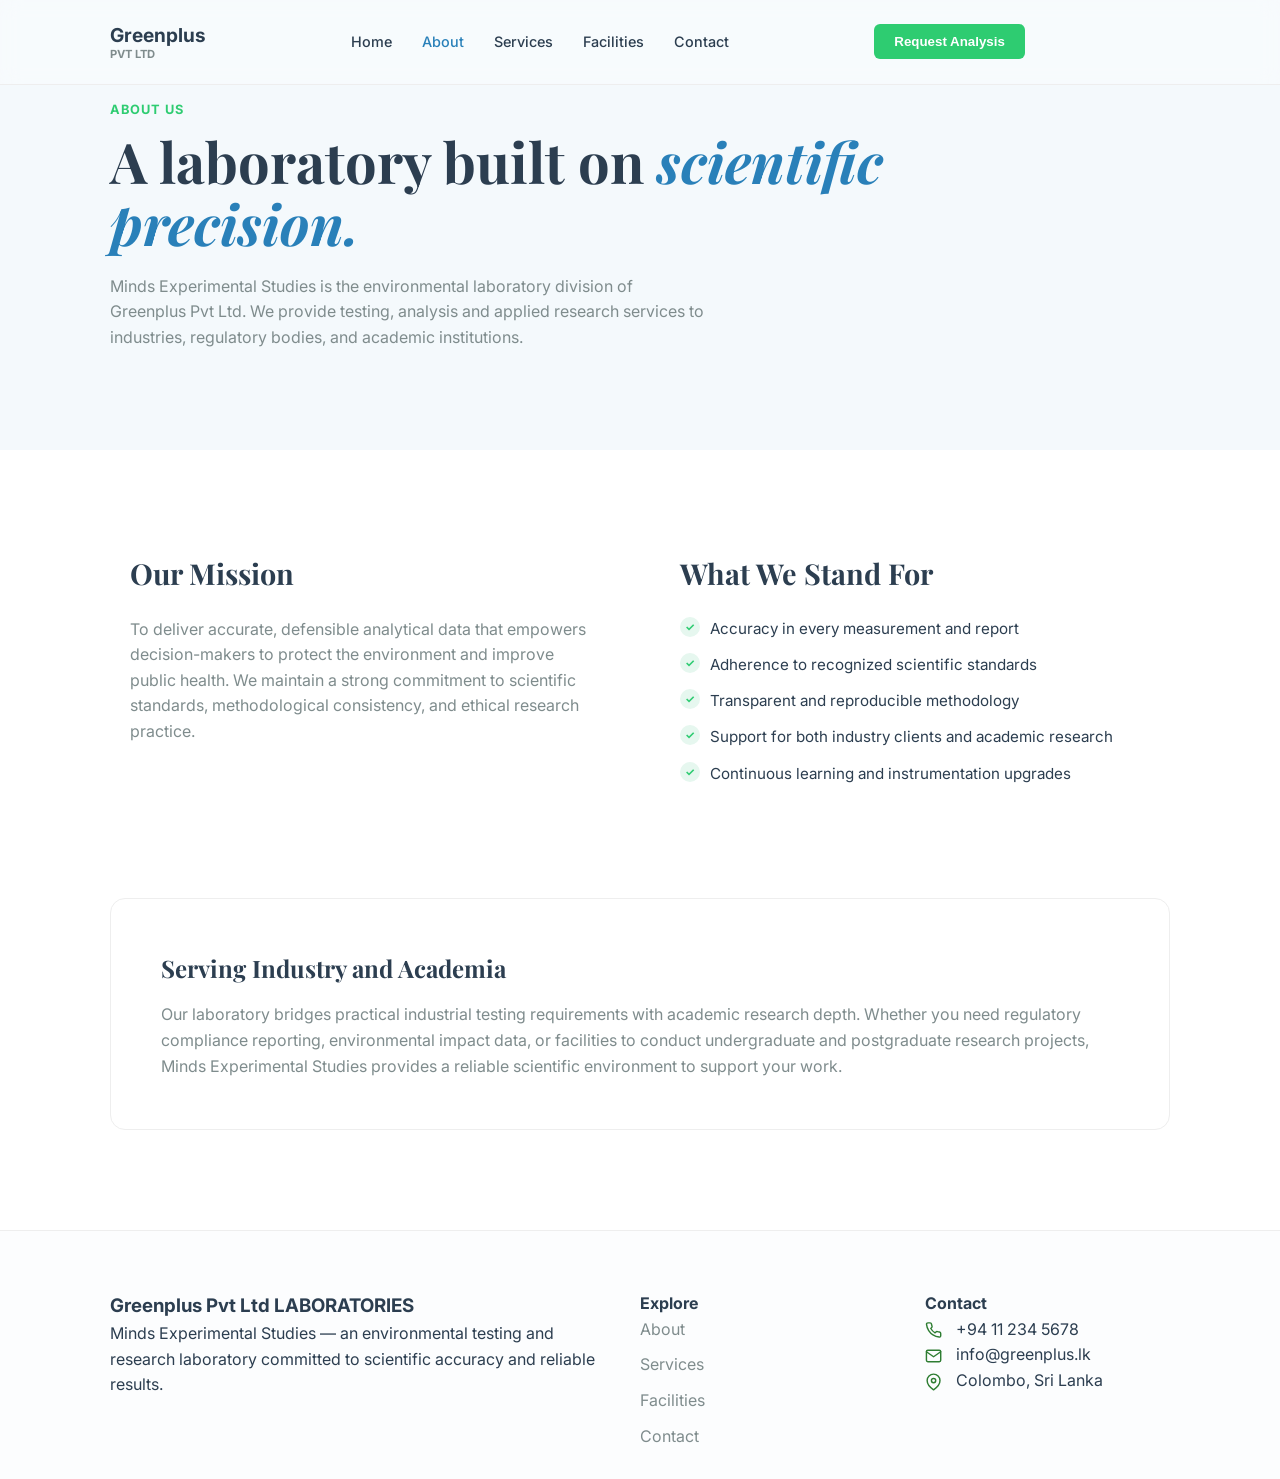
<file: about.html>
<!DOCTYPE html>
<html lang="en">
<head>
    <meta charset="UTF-8">
    <meta name="viewport" content="width=device-width, initial-scale=1.0">
    <title>About Us | Minds Experimental Studies</title>
    <link rel="stylesheet" href="style.css">
    <link href="https://fonts.googleapis.com/css2?family=Playfair+Display:ital,wght@0,700;1,700&family=Inter:wght@400;500;600&display=swap" rel="stylesheet">
    <style>
        /* Specific styles for the About page layout */
        .about-hero {
            background-color: #f4f9fc;
            padding: 100px 20px;
            text-align: left;
        }

        .about-hero h1 {
            font-family: var(--font-serif);
            font-size: 3.5rem;
            max-width: 800px;
            line-height: 1.1;
        }

        .about-hero h1 i { color: #2980b9; }

        .mission-vision {
            display: grid;
            grid-template-columns: 1fr 1fr;
            gap: 80px;
            padding: 100px 20px;
        }

        .mission-vision h2 {
            font-family: var(--font-serif);
            margin-bottom: 20px;
            font-size: 1.8rem;
        }

        .checklist {
            list-style: none;
        }

        .checklist li {
            margin-bottom: 12px;
            display: flex;
            align-items: flex-start;
            gap: 10px;
            font-size: 0.95rem;
        }

        .checklist li::before {
            content: '✓';
            display: inline-block;
            width: 20px;
            height: 20px;
            background: #e6f7ef;
            color: var(--primary-green);
            border-radius: 50%;
            text-align: center;
            line-height: 20px;
            font-size: 0.7rem;
            font-weight: bold;
            flex-shrink: 0;
        }

        .cta-box {
            background: #fff;
            border: 1px solid #eee;
            border-radius: 15px;
            padding: 50px;
            margin-bottom: 100px;
            text-align: left;
        }

        .cta-box h2 {
            font-family: var(--font-serif);
            margin-bottom: 15px;
        }

        @media (max-width: 768px) {
            .mission-vision { grid-template-columns: 1fr; gap: 40px; }
            .about-hero h1 { font-size: 2.5rem; }
            .cta-box { padding: 30px; }
        }
    </style>
</head>
<body>

    <nav class="navbar">
        <div class="container nav-content">
            <div class="logo">Greenplus <span>PVT LTD</span></div>
            <ul class="nav-links">
                <li><a href="index.html">Home</a></li>
                <li><a href="about.html" class="active">About</a></li>
                <li><a href="services.html">Services</a></li>
                <li><a href="facilities.html">Facilities</a></li>
                <li><a href="contact.html">Contact</a></li>
            </ul>
            <button class="btn btn-primary">Request Analysis</button>
            <div class="menu-toggle" id="mobile-menu">
                <span></span><span></span><span></span>
            </div>
        </div>
    </nav>
    
    <section class="about-hero">
        <div class="container">
            <span class="section-label">ABOUT US</span>
            <h1>A laboratory built on <i>scientific precision.</i></h1>
            <p style="max-width: 600px; margin-top: 20px; color: var(--text-light);">
                Minds Experimental Studies is the environmental laboratory division of Greenplus Pvt Ltd. 
                We provide testing, analysis and applied research services to industries, regulatory bodies, 
                and academic institutions.
            </p>
        </div>
    </section>

    <div class="container">
        <section class="mission-vision">
            <div class="mission">
                <h2>Our Mission</h2>
                <p style="color: var(--text-light);">To deliver accurate, defensible analytical data that empowers decision-makers to protect the environment and improve public health. We maintain a strong commitment to scientific standards, methodological consistency, and ethical research practice.</p>
            </div>
            <div class="values">
                <h2>What We Stand For</h2>
                <ul class="checklist">
                    <li>Accuracy in every measurement and report</li>
                    <li>Adherence to recognized scientific standards</li>
                    <li>Transparent and reproducible methodology</li>
                    <li>Support for both industry clients and academic research</li>
                    <li>Continuous learning and instrumentation upgrades</li>
                </ul>
            </div>
        </section>

        <section class="cta-box">
            <h2>Serving Industry and Academia</h2>
            <p style="color: var(--text-light);">Our laboratory bridges practical industrial testing requirements with academic research depth. Whether you need regulatory compliance reporting, environmental impact data, or facilities to conduct undergraduate and postgraduate research projects, Minds Experimental Studies provides a reliable scientific environment to support your work.</p>
        </section>
    </div>

    <footer class="footer">
        <div class="container footer-grid">
            <div class="footer-brand">
                <h3>Greenplus Pvt Ltd <span>LABORATORIES</span></h3>
                <p>Minds Experimental Studies — an environmental testing and research laboratory committed to scientific accuracy and reliable results.</p>
            </div>
            <div class="footer-links">
                <h4>Explore</h4>
                <a href="#">About</a>
                <a href="#">Services</a>
                <a href="#">Facilities</a>
                <a href="#">Contact</a>
            </div>
            <div class="footer-contact">
                <h4>Contact</h4>
                <p><svg xmlns="http://www.w3.org/2000/svg" width="24" height="24" viewBox="0 0 24 24" fill="none" stroke="#2e7d32" stroke-width="2" stroke-linecap="round" stroke-linejoin="round"><path d="M22 16.92v3a2 2 0 0 1-2.18 2 19.79 19.79 0 0 1-8.63-3.07 19.5 19.5 0 0 1-6-6 19.79 19.79 0 0 1-3.07-8.67A2 2 0 0 1 4.11 2h3a2 2 0 0 1 2 1.72 12.84 12.84 0 0 0 .7 2.81 2 2 0 0 1-.45 2.11L8.09 9.91a16 16 0 0 0 6 6l1.27-1.27a2 2 0 0 1 2.11-.45 12.84 12.84 0 0 0 2.81.7A2 2 0 0 1 22 16.92z"></path></svg> +94 11 234 5678</p>
                <p><svg xmlns="http://www.w3.org/2000/svg" width="24" height="24" viewBox="0 0 24 24" fill="none" stroke="#2e7d32" stroke-width="2" stroke-linecap="round" stroke-linejoin="round"><path d="M4 4h16c1.1 0 2 .9 2 2v12c0 1.1-.9 2-2 2H4c-1.1 0-2-.9-2-2V6c0-1.1.9-2 2-2z"></path><polyline points="22,6 12,13 2,6"></polyline></svg> info@greenplus.lk</p>
                <p><svg xmlns="http://www.w3.org/2000/svg" width="24" height="24" viewBox="0 0 24 24" fill="none" stroke="#2e7d32" stroke-width="2" stroke-linecap="round" stroke-linejoin="round"><path d="M21 10c0 7-9 13-9 13s-9-6-9-13a9 9 0 0 1 18 0z"></path><circle cx="12" cy="10" r="3"></circle></svg> Colombo, Sri Lanka</p>
            </div>
        </div>
    </footer>

</body>
</html>
</file>
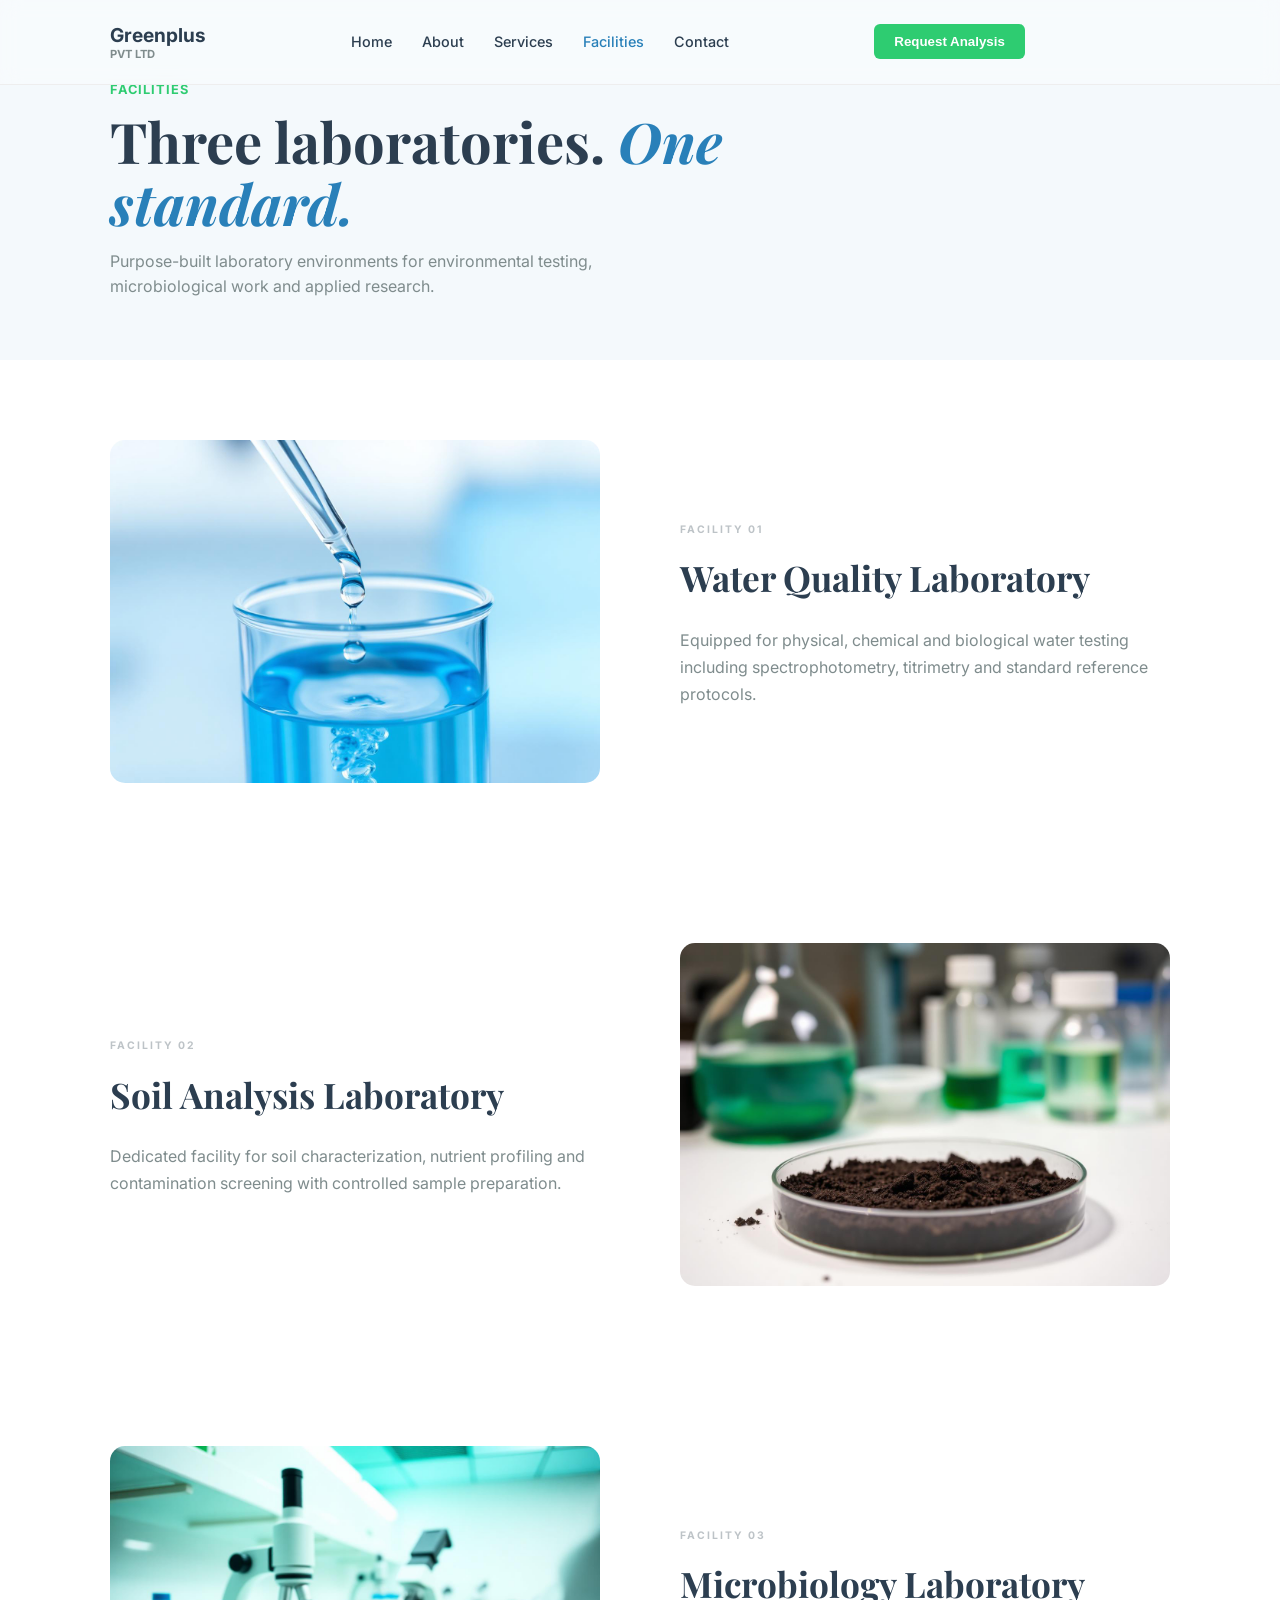
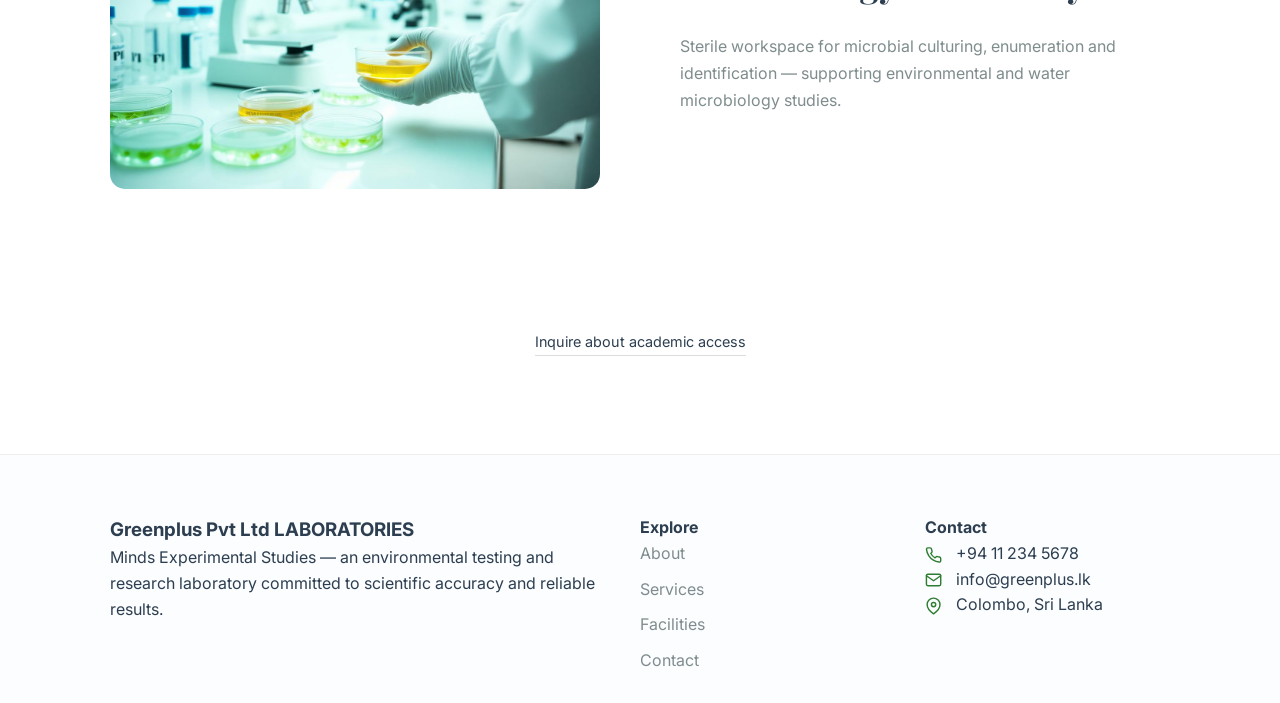
<file: facilities.html>
<!DOCTYPE html>
<html lang="en">
<head>
    <meta charset="UTF-8">
    <meta name="viewport" content="width=device-width, initial-scale=1.0">
    <title>Facilities | Minds Experimental Studies</title>
    <link rel="stylesheet" href="style.css">
    <link href="https://fonts.googleapis.com/css2?family=Playfair+Display:ital,wght@0,700;1,700&family=Inter:wght@400;500;600&display=swap" rel="stylesheet">
    <style>
        .facilities-hero {
            padding: 80px 20px 60px;
            background-color: #f4f9fc;
        }

        .facilities-hero h1 {
            font-family: var(--font-serif);
            font-size: 3.5rem;
            max-width: 700px;
            line-height: 1.1;
        }

        .facilities-hero h1 i { color: #2980b9; }

        .facility-row {
            display: flex;
            align-items: center;
            gap: 80px;
            padding: 80px 0;
        }

        /* Alternating Layout Logic */
        .facility-row:nth-child(even) {
            flex-direction: row-reverse;
        }

        .facility-img {
            flex: 1;
        }

        .facility-img img {
            width: 100%;
            border-radius: 15px;
            display: block;
        }

        .facility-text {
            flex: 1;
        }

        .facility-text span {
            font-size: 0.65rem;
            text-transform: uppercase;
            letter-spacing: 2px;
            color: #bdc3c7;
            font-weight: 700;
        }

        .facility-text h2 {
            font-family: var(--font-serif);
            font-size: 2.2rem;
            margin: 10px 0 20px;
        }

        .facility-text p {
            color: var(--text-light);
            line-height: 1.7;
        }

        .academic-footer {
            text-align: center;
            padding: 60px 0 100px;
        }

        .academic-footer a {
            color: var(--text-dark);
            text-decoration: none;
            font-size: 0.9rem;
            border-bottom: 1px solid #ddd;
            padding-bottom: 5px;
        }

        @media (max-width: 768px) {
            .facility-row, .facility-row:nth-child(even) {
                flex-direction: column;
                gap: 30px;
                text-align: center;
            }
            .facilities-hero h1 { font-size: 2.5rem; }
        }
    </style>
</head>
<body>

    <nav class="navbar">
        <div class="container nav-content">
            <div class="logo">Greenplus <span>PVT LTD</span></div>
            <ul class="nav-links">
                <li><a href="index.html">Home</a></li>
                <li><a href="about.html">About</a></li>
                <li><a href="services.html">Services</a></li>
                <li><a href="facilities.html" class="active">Facilities</a></li>
                <li><a href="contact.html">Contact</a></li>
            </ul>
            <button class="btn btn-primary">Request Analysis</button>
            <div class="menu-toggle" id="mobile-menu">
                <span></span><span></span><span></span>
            </div>
        </div>
    </nav>
    
    <header class="facilities-hero">
        <div class="container">
            <span class="section-label">FACILITIES</span>
            <h1>Three laboratories. <i>One standard.</i></h1>
            <p style="max-width: 500px; color: var(--text-light); margin-top: 15px;">
                Purpose-built laboratory environments for environmental testing, microbiological work and applied research.
            </p>
        </div>
    </header>

    <main class="container">
        <section class="facility-row">
            <div class="facility-img">
                <img src="assets/water-lab.jpg" alt="Water Quality Lab">
            </div>
            <div class="facility-text">
                <span>Facility 01</span>
                <h2>Water Quality Laboratory</h2>
                <p>Equipped for physical, chemical and biological water testing including spectrophotometry, titrimetry and standard reference protocols.</p>
            </div>
        </section>

        <section class="facility-row">
            <div class="facility-img">
                <img src="assets/soil-lab.jpg" alt="Soil Analysis Lab">
            </div>
            <div class="facility-text">
                <span>Facility 02</span>
                <h2>Soil Analysis Laboratory</h2>
                <p>Dedicated facility for soil characterization, nutrient profiling and contamination screening with controlled sample preparation.</p>
            </div>
        </section>

        <section class="facility-row">
            <div class="facility-img">
                <img src="assets/micro-lab.jpg" alt="Microbiology Lab">
            </div>
            <div class="facility-text">
                <span>Facility 03</span>
                <h2>Microbiology Laboratory</h2>
                <p>Sterile workspace for microbial culturing, enumeration and identification — supporting environmental and water microbiology studies.</p>
            </div>
        </section>

        <div class="academic-footer">
            <a href="#">Inquire about academic access</a>
        </div>
    </main>


    

    <footer class="footer">
        <div class="container footer-grid">
            <div class="footer-brand">
                <h3>Greenplus Pvt Ltd <span>LABORATORIES</span></h3>
                <p>Minds Experimental Studies — an environmental testing and research laboratory committed to scientific accuracy and reliable results.</p>
            </div>
            <div class="footer-links">
                <h4>Explore</h4>
                <a href="#">About</a>
                <a href="#">Services</a>
                <a href="#">Facilities</a>
                <a href="#">Contact</a>
            </div>
            <div class="footer-contact">
                <h4>Contact</h4>
                <p><svg xmlns="http://www.w3.org/2000/svg" width="24" height="24" viewBox="0 0 24 24" fill="none" stroke="#2e7d32" stroke-width="2" stroke-linecap="round" stroke-linejoin="round"><path d="M22 16.92v3a2 2 0 0 1-2.18 2 19.79 19.79 0 0 1-8.63-3.07 19.5 19.5 0 0 1-6-6 19.79 19.79 0 0 1-3.07-8.67A2 2 0 0 1 4.11 2h3a2 2 0 0 1 2 1.72 12.84 12.84 0 0 0 .7 2.81 2 2 0 0 1-.45 2.11L8.09 9.91a16 16 0 0 0 6 6l1.27-1.27a2 2 0 0 1 2.11-.45 12.84 12.84 0 0 0 2.81.7A2 2 0 0 1 22 16.92z"></path></svg> +94 11 234 5678</p>
                <p><svg xmlns="http://www.w3.org/2000/svg" width="24" height="24" viewBox="0 0 24 24" fill="none" stroke="#2e7d32" stroke-width="2" stroke-linecap="round" stroke-linejoin="round"><path d="M4 4h16c1.1 0 2 .9 2 2v12c0 1.1-.9 2-2 2H4c-1.1 0-2-.9-2-2V6c0-1.1.9-2 2-2z"></path><polyline points="22,6 12,13 2,6"></polyline></svg> info@greenplus.lk</p>
                <p><svg xmlns="http://www.w3.org/2000/svg" width="24" height="24" viewBox="0 0 24 24" fill="none" stroke="#2e7d32" stroke-width="2" stroke-linecap="round" stroke-linejoin="round"><path d="M21 10c0 7-9 13-9 13s-9-6-9-13a9 9 0 0 1 18 0z"></path><circle cx="12" cy="10" r="3"></circle></svg> Colombo, Sri Lanka</p>
            </div>
        </div>
    </footer>

</body>
</html>
</file>
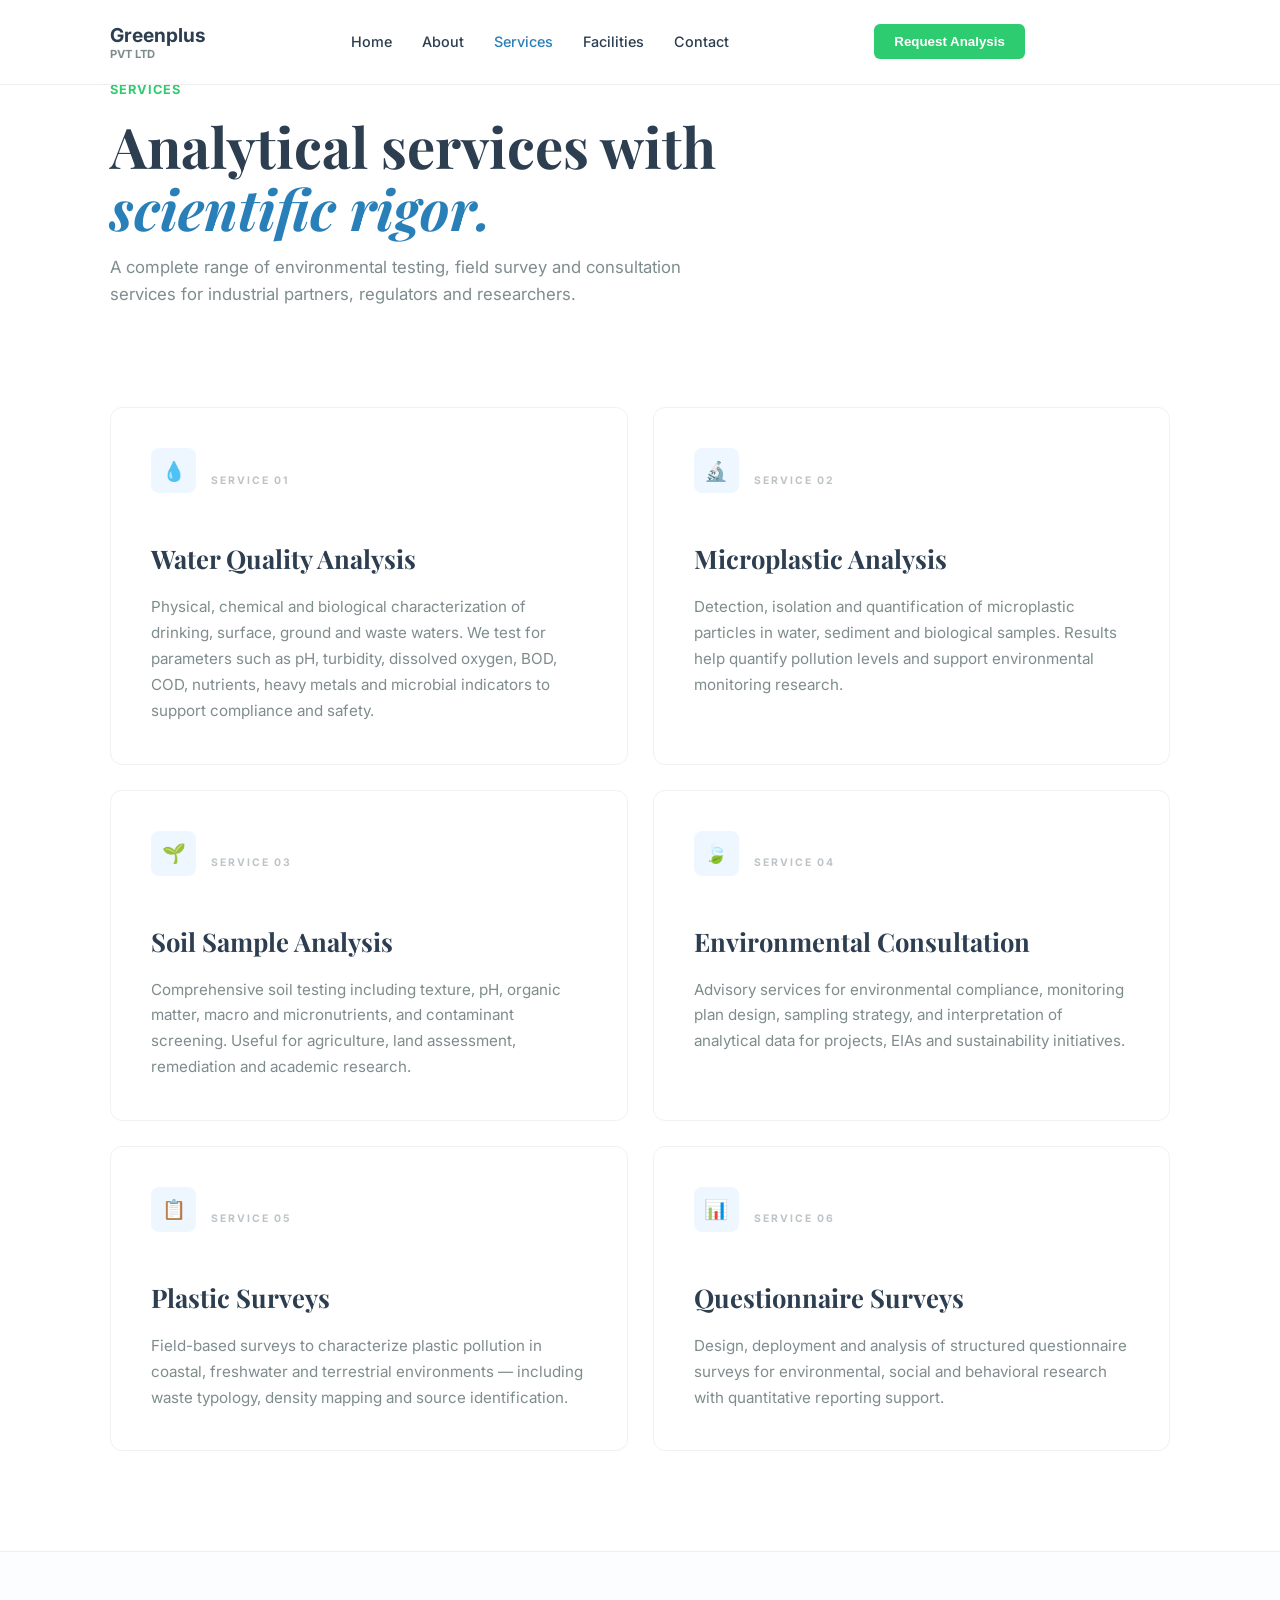
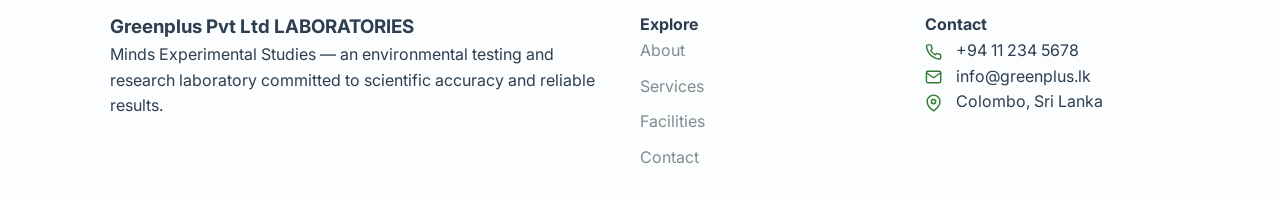
<file: services.html>
<!DOCTYPE html>
<html lang="en">
<head>
    <meta charset="UTF-8">
    <meta name="viewport" content="width=device-width, initial-scale=1.0">
    <title>Our Services | Minds Experimental Studies</title>
    <link rel="stylesheet" href="style.css">
    <link href="https://fonts.googleapis.com/css2?family=Playfair+Display:ital,wght@0,700;1,700&family=Inter:wght@400;500;600&display=swap" rel="stylesheet">
    <style>
        /* Specific Styles for Services Page */
        .services-hero {
            padding: 80px 20px 40px;
        }

        .services-hero h1 {
            font-family: var(--font-serif);
            font-size: 3.5rem;
            max-width: 700px;
            margin: 15px 0;
            line-height: 1.1;
        }

        .services-hero h1 i { color: #2980b9; }

        .services-hero p {
            max-width: 600px;
            color: var(--text-light);
            font-size: 1.05rem;
        }

        .detailed-grid {
            display: grid;
            grid-template-columns: 1fr 1fr;
            gap: 25px;
            padding: 60px 0 100px;
        }

        .detailed-card {
            border: 1px solid #eef2f5;
            border-radius: 12px;
            padding: 40px;
            transition: transform 0.3s ease, box-shadow 0.3s ease;
            background: #fff;
        }

        .detailed-card:hover {
            transform: translateY(-5px);
            box-shadow: 0 15px 35px rgba(0,0,0,0.03);
        }

        .card-meta {
            display: flex;
            align-items: center;
            gap: 15px;
            margin-bottom: 25px;
        }

        .service-number {
            font-size: 0.65rem;
            font-weight: 700;
            letter-spacing: 2px;
            text-transform: uppercase;
            color: #bdc3c7;
        }

        .detailed-card h3 {
            font-family: var(--font-serif);
            font-size: 1.6rem;
            margin-bottom: 15px;
            color: var(--text-dark);
        }

        .detailed-card p {
            color: var(--text-light);
            font-size: 0.95rem;
            line-height: 1.7;
        }

        @media (max-width: 768px) {
            .detailed-grid { grid-template-columns: 1fr; }
            .services-hero h1 { font-size: 2.5rem; }
            .detailed-card { padding: 30px; }
        }
    </style>
</head>
<body>

    <nav class="navbar">
        <div class="container nav-content">
            <div class="logo">Greenplus <span>PVT LTD</span></div>
            <ul class="nav-links">
                <li><a href="index.html">Home</a></li>
                <li><a href="about.html">About</a></li>
                <li><a href="services.html" class="active">Services</a></li>
                <li><a href="facilities.html">Facilities</a></li>
                <li><a href="contact.html">Contact</a></li>
            </ul>
            <button class="btn btn-primary">Request Analysis</button>
            <div class="menu-toggle" id="mobile-menu">
                <span></span><span></span><span></span>
            </div>
        </div>
    </nav>
    
    <header class="services-hero container">
        <span class="section-label">SERVICES</span>
        <h1>Analytical services with <i>scientific rigor.</i></h1>
        <p>A complete range of environmental testing, field survey and consultation services for industrial partners, regulators and researchers.</p>
    </header>

    <main class="container">
        <section class="detailed-grid">
            <div class="detailed-card">
                <div class="card-meta">
                    <div class="icon-box">💧</div>
                    <span class="service-number">Service 01</span>
                </div>
                <h3>Water Quality Analysis</h3>
                <p>Physical, chemical and biological characterization of drinking, surface, ground and waste waters. We test for parameters such as pH, turbidity, dissolved oxygen, BOD, COD, nutrients, heavy metals and microbial indicators to support compliance and safety.</p>
            </div>

            <div class="detailed-card">
                <div class="card-meta">
                    <div class="icon-box">🔬</div>
                    <span class="service-number">Service 02</span>
                </div>
                <h3>Microplastic Analysis</h3>
                <p>Detection, isolation and quantification of microplastic particles in water, sediment and biological samples. Results help quantify pollution levels and support environmental monitoring research.</p>
            </div>

            <div class="detailed-card">
                <div class="card-meta">
                    <div class="icon-box">🌱</div>
                    <span class="service-number">Service 03</span>
                </div>
                <h3>Soil Sample Analysis</h3>
                <p>Comprehensive soil testing including texture, pH, organic matter, macro and micronutrients, and contaminant screening. Useful for agriculture, land assessment, remediation and academic research.</p>
            </div>

            <div class="detailed-card">
                <div class="card-meta">
                    <div class="icon-box">🍃</div>
                    <span class="service-number">Service 04</span>
                </div>
                <h3>Environmental Consultation</h3>
                <p>Advisory services for environmental compliance, monitoring plan design, sampling strategy, and interpretation of analytical data for projects, EIAs and sustainability initiatives.</p>
            </div>

            <div class="detailed-card">
                <div class="card-meta">
                    <div class="icon-box">📋</div>
                    <span class="service-number">Service 05</span>
                </div>
                <h3>Plastic Surveys</h3>
                <p>Field-based surveys to characterize plastic pollution in coastal, freshwater and terrestrial environments — including waste typology, density mapping and source identification.</p>
            </div>

            <div class="detailed-card">
                <div class="card-meta">
                    <div class="icon-box">📊</div>
                    <span class="service-number">Service 06</span>
                </div>
                <h3>Questionnaire Surveys</h3>
                <p>Design, deployment and analysis of structured questionnaire surveys for environmental, social and behavioral research with quantitative reporting support.</p>
            </div>
        </section>
    </main>



    
    <footer class="footer">
        <div class="container footer-grid">
            <div class="footer-brand">
                <h3>Greenplus Pvt Ltd <span>LABORATORIES</span></h3>
                <p>Minds Experimental Studies — an environmental testing and research laboratory committed to scientific accuracy and reliable results.</p>
            </div>
            <div class="footer-links">
                <h4>Explore</h4>
                <a href="#">About</a>
                <a href="#">Services</a>
                <a href="#">Facilities</a>
                <a href="#">Contact</a>
            </div>
            <div class="footer-contact">
                <h4>Contact</h4>
                <p><svg xmlns="http://www.w3.org/2000/svg" width="24" height="24" viewBox="0 0 24 24" fill="none" stroke="#2e7d32" stroke-width="2" stroke-linecap="round" stroke-linejoin="round"><path d="M22 16.92v3a2 2 0 0 1-2.18 2 19.79 19.79 0 0 1-8.63-3.07 19.5 19.5 0 0 1-6-6 19.79 19.79 0 0 1-3.07-8.67A2 2 0 0 1 4.11 2h3a2 2 0 0 1 2 1.72 12.84 12.84 0 0 0 .7 2.81 2 2 0 0 1-.45 2.11L8.09 9.91a16 16 0 0 0 6 6l1.27-1.27a2 2 0 0 1 2.11-.45 12.84 12.84 0 0 0 2.81.7A2 2 0 0 1 22 16.92z"></path></svg> +94 11 234 5678</p>
                <p><svg xmlns="http://www.w3.org/2000/svg" width="24" height="24" viewBox="0 0 24 24" fill="none" stroke="#2e7d32" stroke-width="2" stroke-linecap="round" stroke-linejoin="round"><path d="M4 4h16c1.1 0 2 .9 2 2v12c0 1.1-.9 2-2 2H4c-1.1 0-2-.9-2-2V6c0-1.1.9-2 2-2z"></path><polyline points="22,6 12,13 2,6"></polyline></svg> info@greenplus.lk</p>
                <p><svg xmlns="http://www.w3.org/2000/svg" width="24" height="24" viewBox="0 0 24 24" fill="none" stroke="#2e7d32" stroke-width="2" stroke-linecap="round" stroke-linejoin="round"><path d="M21 10c0 7-9 13-9 13s-9-6-9-13a9 9 0 0 1 18 0z"></path><circle cx="12" cy="10" r="3"></circle></svg> Colombo, Sri Lanka</p>
            </div>
        </div>
    </footer>

</body>
</html>
</file>
<file: style.css>
:root {
    --primary-green: #2ecc71;
    --dark-green: #27ae60;
    --text-dark: #2c3e50;
    --text-light: #7f8c8d;
    --bg-light: #f9fbfb;
    --font-serif: 'Playfair Display', serif;
    --font-sans: 'Inter', sans-serif;
}

* {
    margin: 0;
    padding: 0;
    box-sizing: border-box;
}

body {
    font-family: var(--font-sans);
    color: var(--text-dark);
    line-height: 1.6;
    background-color: #fff;
}

.container {
    max-width: 1100px;
    margin: 0 auto;
    padding: 0 20px;
}

/* Navbar */
.navbar {
    padding: 20px 0;
    border-bottom: 1px solid #eee;

    width: 100%;

    position: fixed;
    background-color: rgba(255, 255, 255, 0.322);
    backdrop-filter: blur(10px);
}

.nav-content {
    display: flex;
    justify-content: space-between;
    align-items: center;
    
    
}

.logo {
    font-weight: 700;
    font-size: 1.2rem;
}

.logo span {
    font-size: 0.7rem;
    color: var(--text-light);
    display: block;
    margin-top: -5px;
}

.nav-links {
    display: flex;
    list-style: none;
    gap: 30px;
}

.nav-links a {
    text-decoration: none;
    color: var(--text-dark);
    font-size: 0.9rem;
    font-weight: 500;
}

.active{
    color: rgb(41 128 185) !important;
}

/* Buttons */
.btn {
    padding: 10px 20px;
    border-radius: 6px;
    border: none;
    cursor: pointer;
    font-weight: 600;
    transition: 0.3s;

    text-decoration: none;
}

.btn-primary { background: var(--primary-green); color: white; }
.btn-green { background: var(--dark-green); color: white; }
.btn-outline { background: transparent; border: 1px solid #ddd; color: var(--text-dark); }

/* Hero Section */
.hero {
    display: grid;
    grid-template-columns: 1fr 1fr;
    gap: 50px;
    padding: 80px 20px;
    align-items: center;
}

.hero h1 {
    font-family: var(--font-serif);
    font-size: 3.5rem;
    line-height: 1.1;
    margin: 15px 0;
}

.hero h1 i { color: #2980b9; }

.badge {
    background: #f0f4f8;
    color: var(--text-light);
    padding: 5px 12px;
    border-radius: 20px;
    font-size: 0.75rem;
}

.hero-btns {
    display: flex;
    gap: 15px;
    margin: 30px 0;
}

.stats {
    display: flex;
    gap: 40px;
    border-top: 1px solid #eee;
    padding-top: 25px;
}

.stat-item strong { font-size: 1.5rem; }

.hero-image img {
    width: 100%;
    border-radius: 20px;
    box-shadow: 0 20px 40px rgba(0,0,0,0.1);
}

/* Section Labels */
.section-label {
    color: var(--primary-green);
    font-size: 0.8rem;
    font-weight: 700;
    letter-spacing: 1px;
    display: block;
    margin-bottom: 10px;
}

/* About Section */
.about {
    text-align: center;
    padding: 100px 20px;
    max-width: 800px;
}

.about h2 {
    font-family: var(--font-serif);
    font-size: 2.2rem;
    margin-bottom: 20px;
}

/* Service Grid */
.services-header {
    display: flex;
    justify-content: space-between;
    align-items: flex-end;
    margin-bottom: 40px;
}


.view-all {
    text-decoration: none;
    color: var(--text-light);
    font-size: 0.9rem;
    font-weight: 500;
}

.service-grid {
    display: grid;
    grid-template-columns: repeat(auto-fit, minmax(300px, 1fr));
    gap: 20px;
    padding-bottom: 80px;
}

.service-card {
    padding: 30px;
    border: 1px solid #f0f0f0;
    border-radius: 12px;
    transition: 0.3s;
}

.service-card:hover {
    box-shadow: 0 10px 30px rgba(0,0,0,0.05);
}

.icon-box {
    width: 45px;
    height: 45px;
    background: #eef7ff;
    display: flex;
    align-items: center;
    justify-content: center;
    border-radius: 8px;
    margin-bottom: 20px;
    font-size: 1.2rem;
}

/* Footer */
.footer {
    background: #fcfdfe;
    padding: 60px 0 20px;
    border-top: 1px solid #eee;
}

.footer-grid {
    display: grid;
    grid-template-columns: 2fr 1fr 1fr;
    gap: 40px;
}

.footer-links a {
    display: block;
    text-decoration: none;
    color: var(--text-light);
    margin-bottom: 10px;
}

.footer-contact svg {
    margin-right: 4%;
    vertical-align: middle;

    width: 7%;
}

/* Mobile Responsive */
@media (max-width: 768px) {
    .hero { grid-template-columns: 1fr; text-align: center; }
    .hero h1 { font-size: 2.5rem; }
    .hero-btns, .stats { justify-content: center; }
    .nav-links, .navbar .btn { display: none; }
    .footer-grid { grid-template-columns: 1fr; }
    .hero-image { order: -1; }
}
</file>
